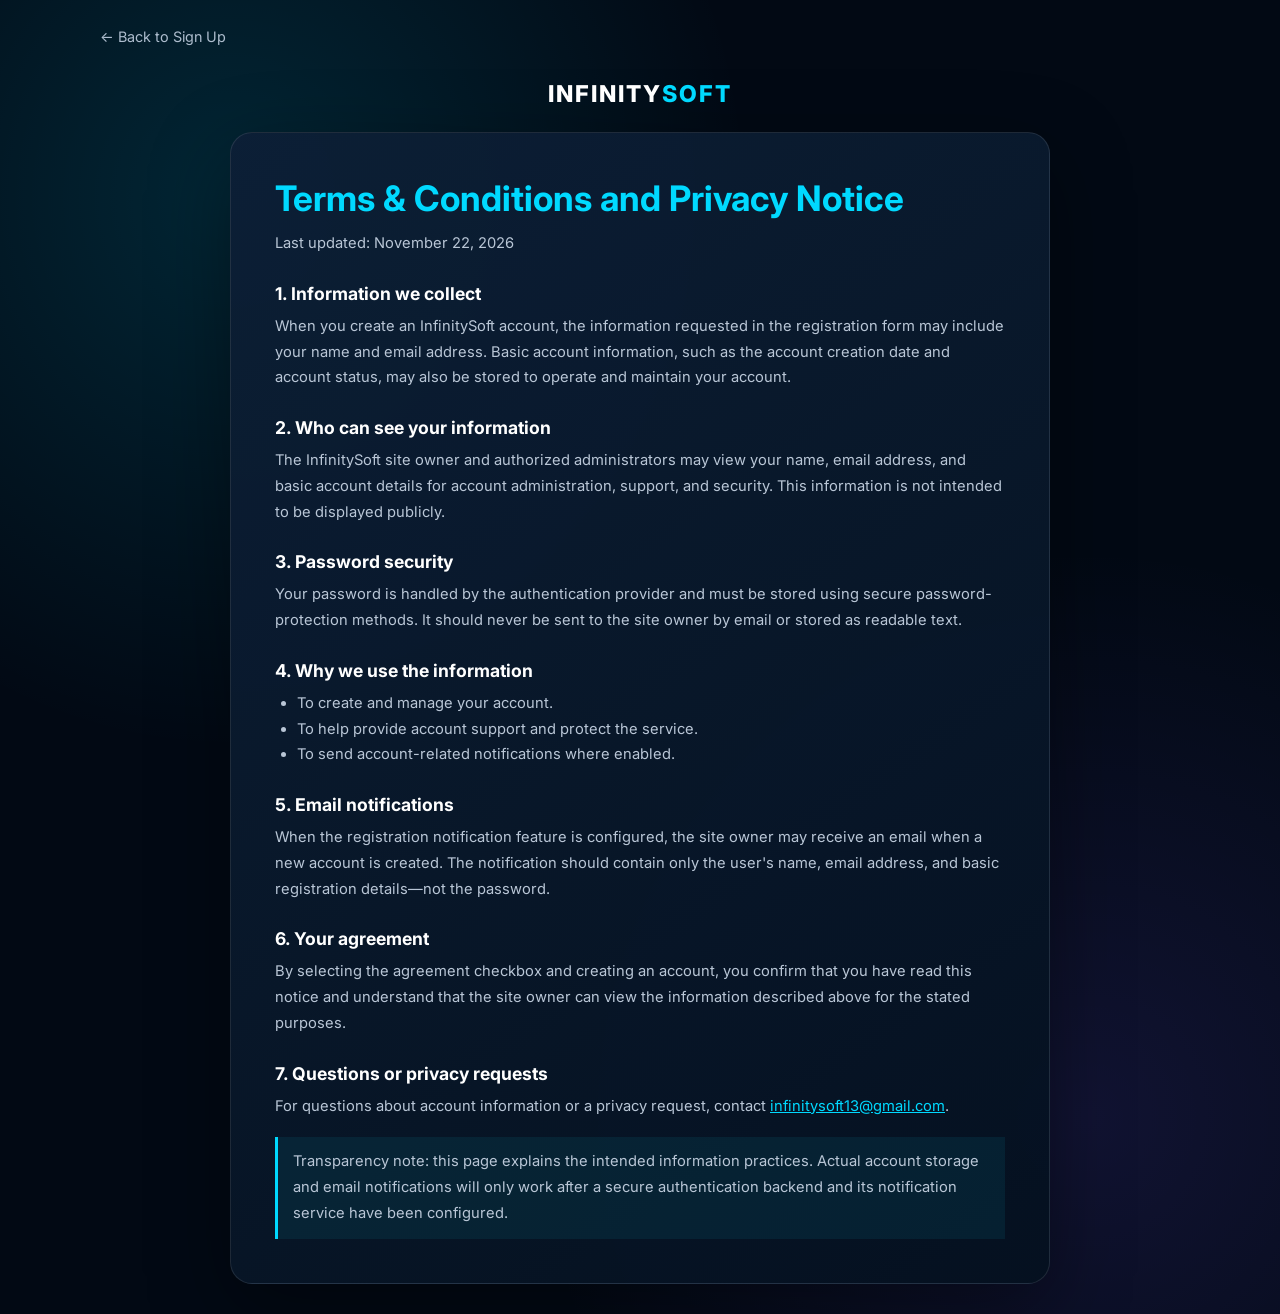
<file: privacy-terms.html>
<!DOCTYPE html>
<html lang="en">
<head>
  <meta charset="UTF-8">
  <meta name="viewport" content="width=device-width, initial-scale=1.0">
  <meta name="description" content="InfinitySoft terms and privacy notice for account registration.">
  <meta name="theme-color" content="#020914">
  <title>Terms &amp; Privacy | InfinitySoft</title>
  <link rel="stylesheet" href="SIGN.css">
  <style>
    .legal-shell { width: min(100%, 820px); margin: 0 auto; }
    .legal-card { padding: clamp(24px, 5vw, 44px); border: 1px solid var(--line); border-radius: 22px; background: linear-gradient(145deg, rgba(12,31,54,.96), rgba(5,17,32,.96)); box-shadow: 0 25px 80px rgba(0,0,0,.38); }
    .legal-card h1 { color: var(--cyan); margin-bottom: 12px; font-size: clamp(1.6rem, 4vw, 2.2rem); }
    .legal-card h2 { margin: 26px 0 10px; font-size: 1.1rem; color: #fff; }
    .legal-card p, .legal-card li { color: #b9c6d6; line-height: 1.75; font-size: .92rem; }
    .legal-card ul { padding-left: 22px; }
    .legal-card a { color: var(--cyan); }
    .legal-note { border-left: 3px solid var(--cyan); padding: 12px 15px; margin-top: 18px; background: rgba(0,217,255,.07); }
  </style>
</head>
<body>
  <main class="legal-shell">
    <a class="back-home" href="signup.html">← Back to Sign Up</a>
    <a class="brand" href="index.html">INFINITY<span>SOFT</span></a>
    <article class="legal-card">
      <h1>Terms &amp; Conditions and Privacy Notice</h1>
      <p>Last updated: November 22, 2026</p>
      <h2>1. Information we collect</h2>
      <p>When you create an InfinitySoft account, the information requested in the registration form may include your name and email address. Basic account information, such as the account creation date and account status, may also be stored to operate and maintain your account.</p>
      <h2>2. Who can see your information</h2>
      <p>The InfinitySoft site owner and authorized administrators may view your name, email address, and basic account details for account administration, support, and security. This information is not intended to be displayed publicly.</p>
      <h2>3. Password security</h2>
      <p>Your password is handled by the authentication provider and must be stored using secure password-protection methods. It should never be sent to the site owner by email or stored as readable text.</p>
      <h2>4. Why we use the information</h2>
      <ul>
        <li>To create and manage your account.</li>
        <li>To help provide account support and protect the service.</li>
        <li>To send account-related notifications where enabled.</li>
      </ul>
      <h2>5. Email notifications</h2>
      <p>When the registration notification feature is configured, the site owner may receive an email when a new account is created. The notification should contain only the user's name, email address, and basic registration details—not the password.</p>
      <h2>6. Your agreement</h2>
      <p>By selecting the agreement checkbox and creating an account, you confirm that you have read this notice and understand that the site owner can view the information described above for the stated purposes.</p>
      <h2>7. Questions or privacy requests</h2>
      <p>For questions about account information or a privacy request, contact <a href="mailto:infinitysoft13@gmail.com">infinitysoft13@gmail.com</a>.</p>
      <p class="legal-note">Transparency note: this page explains the intended information practices. Actual account storage and email notifications will only work after a secure authentication backend and its notification service have been configured.</p>
    </article>
  </main>
</body>
</html>
</file>
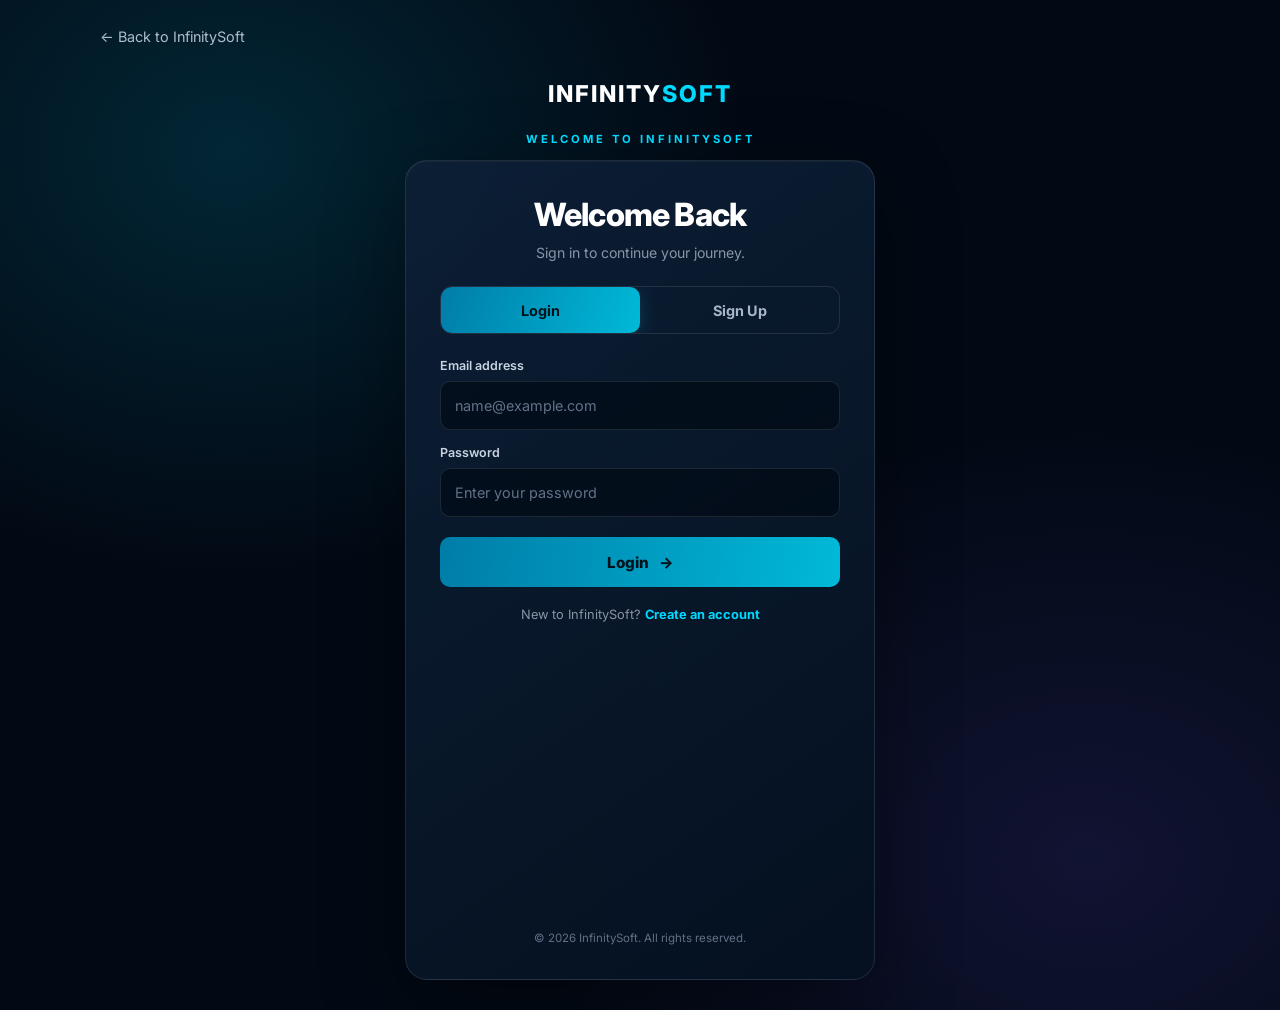
<file: signup.html>
<!DOCTYPE html>
<html lang="en">
<head>
  <meta charset="UTF-8">
  <meta name="viewport" content="width=device-width, initial-scale=1.0">
  <meta name="description" content="Create an account or sign in to InfinitySoft.">
  <meta name="theme-color" content="#020914">
  <title>Login / Sign Up | InfinitySoft</title>
  <link rel="stylesheet" href="SIGN.css">
</head>
<body>
  <a class="back-home" href="index.html">← Back to InfinitySoft</a>
  <main class="auth-shell">
    <a class="brand" href="index.html">INFINITY<span>SOFT</span></a>
    <p class="eyebrow">WELCOME TO INFINITYSOFT</p>
    <div class="wrapper" id="authWrapper">
      <div class="title-text">
        <div class="title login-title">Welcome Back</div>
        <div class="title signup-title">Create Account</div>
      </div>
      <p class="subtitle" id="authSubtitle">Sign in to continue your journey.</p>
      <div class="slide-controls">
        <input type="radio" name="slide" id="login" checked>
        <input type="radio" name="slide" id="signup">
        <label for="login" class="slide login-label">Login</label>
        <label for="signup" class="slide signup-label">Sign Up</label>
        <div class="slider-tab"></div>
      </div>
      <div class="form-container">
        <div class="form-inner">
          <form class="auth-form login-form" id="loginForm">
            <label class="field"><span>Email address</span><input type="email" name="loginEmail" placeholder="name@example.com" autocomplete="email" required></label>
            <label class="field"><span>Password</span><input type="password" name="loginPassword" placeholder="Enter your password" autocomplete="current-password" required minlength="6"></label>
            <button class="submit-btn" type="submit">Login <span>→</span></button>
            <p class="form-note">New to InfinitySoft? <a href="#" data-switch="signup">Create an account</a></p>
          </form>
          <form class="auth-form signup-form" id="signupForm">
            <label class="field"><span>Your name</span><input type="text" name="name" placeholder="Your full name" autocomplete="name" required></label>
            <label class="field"><span>Email address</span><input type="email" name="email" placeholder="name@example.com" autocomplete="email" required></label>
            <label class="field"><span>Password</span><input type="password" name="password" placeholder="At least 6 characters" autocomplete="new-password" required minlength="6"></label>
            <label class="field"><span>Confirm password</span><input type="password" name="confirmPassword" placeholder="Repeat your password" autocomplete="new-password" required minlength="6"></label>
            <label class="consent">
              <input type="checkbox" name="privacyConsent" required>
              <span>I agree to the <a href="privacy-terms.html" target="_blank" rel="noopener noreferrer">Terms &amp; Conditions and Privacy Notice</a>. I understand that InfinitySoft's site owner can view my name, email address, and basic account details to manage my account and provide support. My password will not be shared with the site owner.</span>
            </label>
            <button class="submit-btn" type="submit">Create Account <span>→</span></button>
            <p class="form-note">Already have an account? <a href="#" data-switch="login">Login</a></p>
          </form>
        </div>
      </div>
      <p class="auth-message" id="authMessage" role="status" aria-live="polite"></p>
      <p class="auth-foot">© 2026 InfinitySoft. All rights reserved.</p>
    </div>
  </main>
  <script>
    const wrapper = document.getElementById('authWrapper');
    const loginRadio = document.getElementById('login');
    const signupRadio = document.getElementById('signup');
    const subtitle = document.getElementById('authSubtitle');
    const message = document.getElementById('authMessage');

    function setMode(mode) {
      const isSignup = mode === 'signup';
      wrapper.classList.toggle('is-signup', isSignup);
      signupRadio.checked = isSignup;
      loginRadio.checked = !isSignup;
      subtitle.textContent = isSignup ? 'Join us and start building something great.' : 'Sign in to continue your journey.';
      message.textContent = '';
    }
    loginRadio.addEventListener('change', () => setMode('login'));
    signupRadio.addEventListener('change', () => setMode('signup'));
    document.querySelectorAll('[data-switch]').forEach(link => {
      link.addEventListener('click', event => {
        event.preventDefault();
        setMode(link.dataset.switch);
      });
    });

    document.getElementById('signupForm').addEventListener('submit', event => {
      event.preventDefault();
      const form = event.currentTarget;
      const password = form.elements.password.value;
      const confirmation = form.elements.confirmPassword.value;
      if (password !== confirmation) {
        message.textContent = 'Passwords do not match. Please check and try again.';
        message.classList.add('error');
        form.elements.confirmPassword.focus();
        return;
      }
      message.classList.remove('error');
      message.textContent = 'The form is ready. Account creation needs a secure authentication backend.';
    });

    document.getElementById('loginForm').addEventListener('submit', event => {
      event.preventDefault();
      message.classList.remove('error');
      message.textContent = 'Login interface is working. Connect an authentication backend to sign in securely.';
    });
  </script>
</body>
</html>
</file>
<file: SIGN.css>
@import url('https://fonts.googleapis.com/css2?family=Inter:wght@400;500;600;700;800&display=swap');
:root {
  --cyan: #00d9ff;
  --cyan-soft: rgba(0,217,255,.12);
  --bg: #020914;
  --panel: #07172b;
  --muted: #8995a7;
  --line: rgba(255,255,255,.10);
}
* { box-sizing: border-box; margin: 0; padding: 0; font-family: Inter, Arial, sans-serif; }
html { min-height: 100%; }
body {
  min-height: 100vh; color: #fff; background:
    radial-gradient(ellipse at 18% 15%, rgba(0,217,255,.14), transparent 35%),
    radial-gradient(ellipse at 85% 85%, rgba(118,87,255,.13), transparent 36%),
    var(--bg);
  display: grid; place-items: center; padding: 80px 20px 30px; overflow-x: hidden;
}
.back-home { position: absolute; top: 28px; left: max(24px, calc((100vw - 1080px)/2)); color: #aebdce; text-decoration: none; font-size: .9rem; transition: color .2s; }
.back-home:hover { color: var(--cyan); }
.auth-shell { width: min(100%, 470px); }
.brand { display: block; text-align: center; color: #fff; text-decoration: none; font-weight: 800; letter-spacing: 2px; font-size: 1.45rem; margin-bottom: 24px; }
.brand span { color: var(--cyan); }
.eyebrow { color: var(--cyan); text-align: center; font-size: .7rem; font-weight: 700; letter-spacing: 3px; margin-bottom: 14px; }
.wrapper { width: 100%; overflow: hidden; padding: 34px; border: 1px solid var(--line); border-radius: 22px; background: linear-gradient(145deg, rgba(12,31,54,.96), rgba(5,17,32,.96)); box-shadow: 0 25px 80px rgba(0,0,0,.38), inset 0 1px rgba(255,255,255,.04); }
.title-text { display: flex; width: 200%; transition: transform .55s cubic-bezier(.68,-.35,.265,1.35); }
.title { flex: 0 0 50%; text-align: center; font-size: clamp(1.55rem, 5vw, 2rem); font-weight: 800; letter-spacing: -.8px; }
.is-signup .title-text { transform: translateX(-50%); }
.subtitle { color: var(--muted); text-align: center; font-size: .88rem; margin: 10px 0 25px; }
.slide-controls { position: relative; display: flex; height: 48px; width: 100%; border: 1px solid var(--line); border-radius: 12px; overflow: hidden; margin-bottom: 24px; }
.slide-controls input { display: none; }
.slide { flex: 1; display: grid; place-items: center; z-index: 1; cursor: pointer; color: #a9b6c7; font-size: .9rem; font-weight: 700; transition: color .25s; }
.slider-tab { position: absolute; inset: 0 auto 0 0; width: 50%; border-radius: 10px; background: linear-gradient(110deg, #007da8, #00b9d8); box-shadow: 0 5px 20px rgba(0,217,255,.18); transition: transform .45s cubic-bezier(.68,-.35,.265,1.35); }
.is-signup .slider-tab { transform: translateX(100%); }
#login:checked ~ .login-label, #signup:checked ~ .signup-label { color: #00131d; }
.form-container { width: 100%; overflow: hidden; }
.form-inner { display: flex; width: 200%; align-items: flex-start; transition: transform .55s cubic-bezier(.68,-.35,.265,1.35); }
.is-signup .form-inner { transform: translateX(-50%); }
.auth-form { width: 50%; flex: 0 0 50%; display: flex; flex-direction: column; gap: 15px; }
.field { display: flex; flex-direction: column; gap: 8px; color: #c9d4e2; font-size: .78rem; font-weight: 600; }
.field input { width: 100%; height: 49px; border: 1px solid var(--line); border-radius: 10px; outline: none; background: rgba(1,9,19,.62); color: #fff; padding: 0 14px; font-size: .9rem; transition: border-color .2s, box-shadow .2s; }
.field input::placeholder { color: #627187; }
.field input:focus { border-color: var(--cyan); box-shadow: 0 0 0 3px rgba(0,217,255,.10); }
.submit-btn { width: 100%; min-height: 50px; border: 0; border-radius: 10px; margin-top: 5px; background: linear-gradient(100deg, #007da8, #00b9d8); color: #00131d; font-size: .95rem; font-weight: 800; cursor: pointer; transition: transform .2s, box-shadow .2s; }
.submit-btn span { margin-left: 7px; }
.submit-btn:hover { transform: translateY(-2px); box-shadow: 0 10px 25px rgba(0,217,255,.18); }
.form-note { color: var(--muted); text-align: center; font-size: .8rem; margin-top: 5px; }
.form-note a { color: var(--cyan); font-weight: 700; text-decoration: none; }
.form-note a:hover { text-decoration: underline; }
.auth-message { min-height: 20px; color: var(--cyan); text-align: center; font-size: .78rem; line-height: 1.5; margin-top: 15px; }
.auth-message.error { color: #ff8b8b; }
.auth-foot { color: #617086; text-align: center; font-size: .72rem; margin-top: 14px; }
@media (max-width: 480px) {
  body { padding: 76px 14px 20px; }
  .wrapper { padding: 26px 20px; border-radius: 18px; }
  .back-home { top: 22px; left: 18px; }
}

/* Privacy and terms consent */
.consent { display: flex; align-items: flex-start; gap: 10px; color: #aebdce; font-size: .72rem; line-height: 1.55; font-weight: 400; }
.consent input { flex: 0 0 16px; width: 16px; height: 16px; margin-top: 2px; accent-color: var(--cyan); cursor: pointer; }
.consent a { color: var(--cyan); text-decoration: underline; text-underline-offset: 2px; }
.consent a:hover { color: #fff; }
</file>
